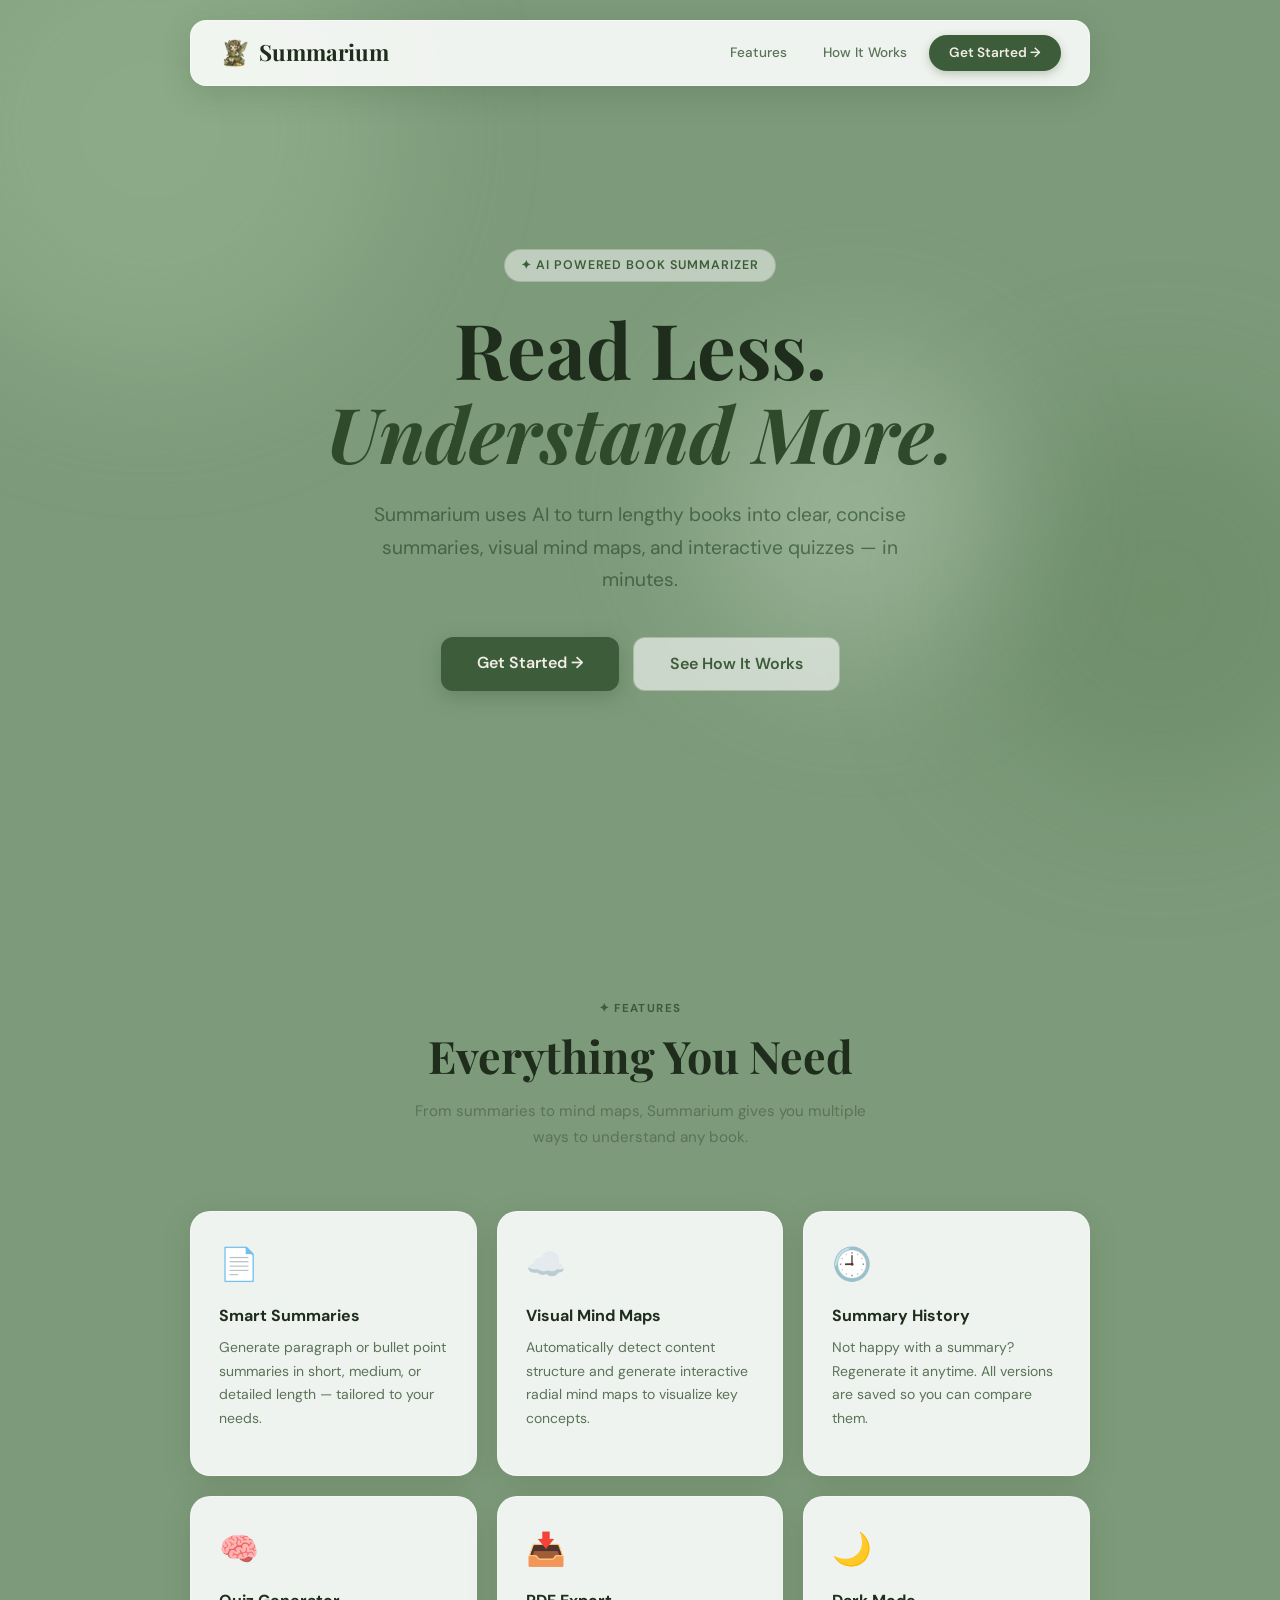
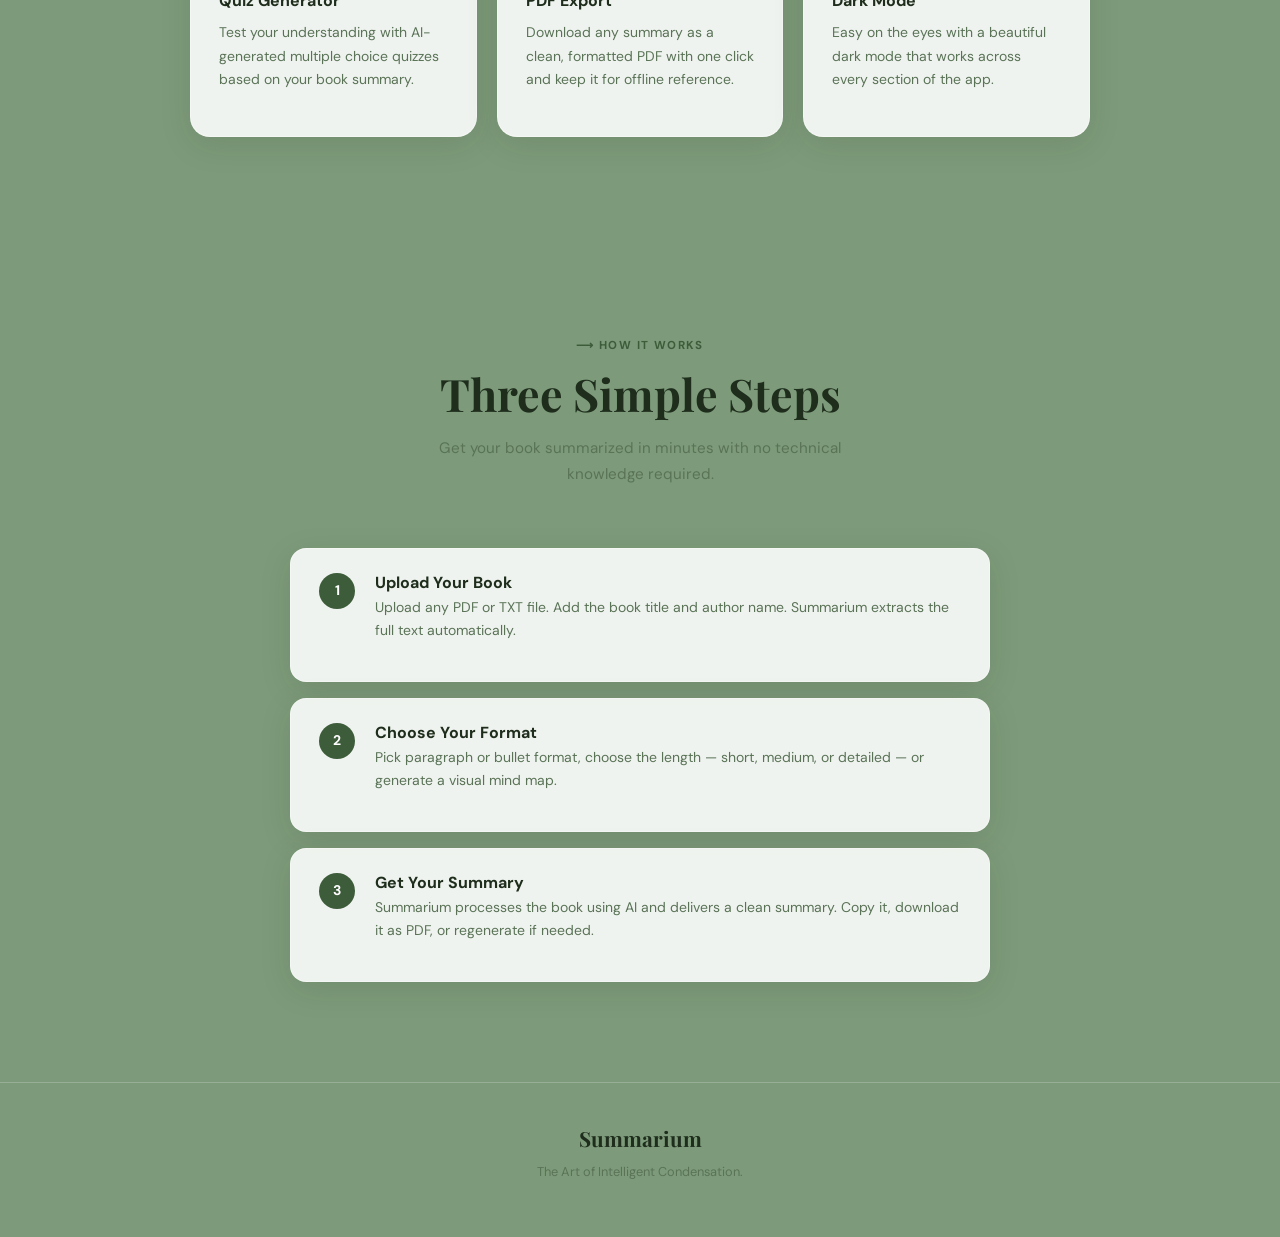
<file: templates/landing.html>
<!DOCTYPE html>
<html>
<head>
    <title>Summarium | AI Book Summarizer</title>
    <meta name="viewport" content="width=device-width, initial-scale=1">
    <link href="https://cdn.jsdelivr.net/npm/bootstrap@5.3.2/dist/css/bootstrap.min.css" rel="stylesheet">
    <link href="https://fonts.googleapis.com/css2?family=Playfair+Display:ital,wght@0,400;0,700;1,400&family=DM+Sans:wght@300;400;500;600&display=swap" rel="stylesheet">
    <style>
        *, *::before, *::after { box-sizing: border-box; margin: 0; padding: 0; }

        :root {
            --bg:        #7d9b7a;
            --accent:    #3d5c3a;
            --accent2:   #2e4a2b;
            --text:      #1e2d1c;
            --muted:     #5a7357;
            --surface-solid: rgba(255,255,255,0.88);
            --border:    rgba(255,255,255,0.3);
        }

        body {
            font-family: 'DM Sans', sans-serif;
            background: var(--bg);
            color: var(--text);
            overflow-x: hidden;
        }

        /* ─── BLOBS ─── */
        .blob {
            position: fixed;
            border-radius: 50%;
            filter: blur(70px);
            opacity: 0.35;
            pointer-events: none;
            animation: drift 12s ease-in-out infinite alternate;
            z-index: 0;
        }
        .blob-1 { width: 500px; height: 500px; background: #a8c5a0; top: -120px; left: -100px; animation-delay: 0s; }
        .blob-2 { width: 400px; height: 400px; background: #5a7d55; bottom: 100px; right: -80px; animation-delay: -4s; }
        .blob-3 { width: 300px; height: 300px; background: #c8ddc5; top: 40%; left: 55%; animation-delay: -8s; }

        @keyframes drift {
            from { transform: translate(0, 0) scale(1); }
            to   { transform: translate(30px, 20px) scale(1.05); }
        }

        /* ─── NAVBAR ─── */
        .landing-nav {
            position: fixed;
            top: 20px;
            left: 50%;
            transform: translateX(-50%);
            z-index: 100;
            width: calc(100% - 48px);
            max-width: 900px;
        }

        .nav-card {
            background: var(--surface-solid);
            backdrop-filter: blur(20px);
            border: 1px solid var(--border);
            border-radius: 16px;
            box-shadow: 0 8px 32px rgba(30,45,28,0.15);
            display: flex;
            align-items: center;
            justify-content: space-between;
            padding: 14px 28px;
        }

        .nav-logo {
            font-family: 'Playfair Display', serif;
            font-size: 1.4rem;
            font-weight: 700;
            color: var(--text);
        }

        .nav-links {
            display: flex;
            gap: 8px;
            align-items: center;
        }

        .nav-link {
            font-size: 0.85rem;
            font-weight: 500;
            color: var(--muted);
            text-decoration: none;
            padding: 6px 14px;
            border-radius: 20px;
            transition: all 0.2s;
        }

        .nav-link:hover {
            background: rgba(61,92,58,0.08);
            color: var(--text);
        }

        .btn-nav {
            background: var(--accent);
            color: #f0ede6;
            border: none;
            border-radius: 20px;
            font-family: 'DM Sans', sans-serif;
            font-size: 0.85rem;
            font-weight: 600;
            padding: 8px 20px;
            cursor: pointer;
            text-decoration: none;
            transition: all 0.2s;
            box-shadow: 0 3px 10px rgba(61,92,58,0.3);
        }

        .btn-nav:hover {
            background: var(--accent2);
            color: #f0ede6;
        }

        /* ─── SECTIONS ─── */
        section {
            position: relative;
            z-index: 1;
        }

        /* ─── HERO ─── */
        .hero {
            min-height: 100vh;
            display: flex;
            flex-direction: column;
            align-items: center;
            justify-content: center;
            text-align: center;
            padding: 120px 24px 80px;
        }

        .hero-badge {
            display: inline-block;
            background: rgba(255,255,255,0.5);
            border: 1px solid rgba(61,92,58,0.2);
            border-radius: 20px;
            padding: 6px 16px;
            font-size: 0.78rem;
            font-weight: 600;
            color: var(--accent);
            letter-spacing: 0.08em;
            text-transform: uppercase;
            margin-bottom: 24px;
            animation: floatIn 0.6s ease both;
        }

        .hero-title {
            font-family: 'Playfair Display', serif;
            font-size: clamp(2.8rem, 6vw, 5rem);
            font-weight: 700;
            color: var(--text);
            line-height: 1.1;
            margin-bottom: 24px;
            animation: floatIn 0.6s 0.1s ease both;
        }

        .hero-title span {
            color: var(--accent2);
            font-style: italic;
        }

        .hero-subtitle {
            font-size: clamp(1rem, 2vw, 1.2rem);
            color: rgb(43 78 47 / 0.7);
            max-width: 560px;
            line-height: 1.7;
            margin-bottom: 40px;
            animation: floatIn 0.6s 0.2s ease both;
        }

        .hero-btns {
            display: flex;
            gap: 14px;
            justify-content: center;
            flex-wrap: wrap;
            animation: floatIn 0.6s 0.3s ease both;
        }

        .btn-hero-primary {
            background: var(--accent);
            color: #f0ede6;
            border: none;
            border-radius: 12px;
            font-family: 'DM Sans', sans-serif;
            font-size: 1rem;
            font-weight: 600;
            padding: 14px 36px;
            cursor: pointer;
            text-decoration: none;
            transition: all 0.2s;
            box-shadow: 0 6px 20px rgba(61,92,58,0.35);
        }

        .btn-hero-primary:hover {
            background: var(--accent2);
            color: #f0ede6;
            transform: translateY(-2px);
            box-shadow: 0 8px 28px rgba(61,92,58,0.45);
        }

        .btn-hero-secondary {
            background: rgba(255,255,255,0.6);
            color: var(--accent);
            border: 1.5px solid rgba(61,92,58,0.25);
            border-radius: 12px;
            font-family: 'DM Sans', sans-serif;
            font-size: 1rem;
            font-weight: 600;
            padding: 14px 36px;
            cursor: pointer;
            text-decoration: none;
            transition: all 0.2s;
        }

        .btn-hero-secondary:hover {
            background: rgba(255,255,255,0.8);
            color: var(--accent);
            transform: translateY(-2px);
        }

        /* ─── FLOATING CARD ─── */
        .glass-card {
            background: var(--surface-solid);
            backdrop-filter: blur(20px);
            border: 1px solid var(--border);
            border-radius: 20px;
            box-shadow: 0 8px 32px rgba(30,45,28,0.12);
        }

        /* ─── FEATURES ─── */
        .features {
            padding: 100px 24px;
        }

        .section-label {
            font-size: 0.72rem;
            font-weight: 700;
            text-transform: uppercase;
            letter-spacing: 0.12em;
            color: var(--accent);
            text-align: center;
            margin-bottom: 12px;
        }

        .section-title {
            font-family: 'Playfair Display', serif;
            font-size: clamp(1.8rem, 4vw, 2.8rem);
            font-weight: 700;
            color: var(--text);
            text-align: center;
            margin-bottom: 16px;
        }

        .section-sub {
            font-size: 0.95rem;
            color: var(--muted);
            text-align: center;
            max-width: 480px;
            margin: 0 auto 60px;
            line-height: 1.7;
        }

        .features-grid {
            display: grid;
            grid-template-columns: repeat(auto-fit, minmax(260px, 1fr));
            gap: 20px;
            max-width: 900px;
            margin: 0 auto;
        }

        .feature-card {
            padding: 28px;
            border-radius: 20px;
            transition: transform 0.2s;
        }

        .feature-card:hover {
            transform: translateY(-4px);
        }

        .feature-icon {
            font-size: 2rem;
            margin-bottom: 16px;
            display: block;
        }

        .feature-title {
            font-size: 1rem;
            font-weight: 700;
            color: var(--text);
            margin-bottom: 8px;
        }

        .feature-desc {
            font-size: 0.875rem;
            color: var(--muted);
            line-height: 1.7;
        }

        /* ─── HOW IT WORKS ─── */
        .how-it-works {
            padding: 100px 24px;
        }

        .steps-container {
            max-width: 700px;
            margin: 0 auto;
            display: flex;
            flex-direction: column;
            gap: 16px;
        }

        .step-card {
            display: flex;
            align-items: flex-start;
            gap: 20px;
            padding: 24px 28px;
            border-radius: 16px;
            transition: transform 0.2s;
        }

        .step-card:hover {
            transform: translateX(6px);
        }

        .step-number {
            background: var(--accent);
            color: white;
            width: 36px;
            height: 36px;
            border-radius: 50%;
            display: flex;
            align-items: center;
            justify-content: center;
            font-size: 0.875rem;
            font-weight: 700;
            flex-shrink: 0;
        }

        .step-content h3 {
            font-size: 1rem;
            font-weight: 700;
            color: var(--text);
            margin-bottom: 4px;
        }

        .step-content p {
            font-size: 0.875rem;
            color: var(--muted);
            line-height: 1.6;
        }

        /* ─── FOOTER ─── */
        .landing-footer {
            padding: 40px 24px;
            text-align: center;
            border-top: 1px solid rgba(255,255,255,0.2);
        }

        .footer-logo {
            font-family: 'Playfair Display', serif;
            font-size: 1.3rem;
            font-weight: 700;
            color: var(--text);
            margin-bottom: 8px;
        }

        .footer-text {
            font-size: 0.8rem;
            color: var(--muted);
        }

        @keyframes floatIn {
            from { opacity: 0; transform: translateY(24px); }
            to   { opacity: 1; transform: translateY(0); }
        }

        @media (max-width: 600px) {
            .nav-links { display: none; }
            .hero-title { font-size: 2.4rem; }
        }
    </style>
</head>
<body>

<div class="blob blob-1"></div>
<div class="blob blob-2"></div>
<div class="blob blob-3"></div>

<!-- NAV -->
<nav class="landing-nav">
    <div class="nav-card">
        <div class="nav-logo" style="display:flex; align-items:center; gap:8px;">
            <img src="/static/Summarium_logof.png" height="32" style="display:block;">
            Summarium
        </div>
        <div class="nav-links">
            <a href="#features" class="nav-link">Features</a>
            <a href="#how-it-works" class="nav-link">How It Works</a>
            <a href="/app" class="btn-nav">Get Started →</a>
        </div>
    </div>
</nav>

<!-- HERO -->
<section class="hero">
    <div class="hero-badge">✦ AI Powered Book Summarizer</div>
    <h1 class="hero-title">
        Read Less.<br>
        <span>Understand More.</span>
    </h1>
    <p class="hero-subtitle">
        Summarium uses AI to turn lengthy books into clear, concise summaries, visual mind maps, and interactive quizzes — in minutes.
    </p>
    <div class="hero-btns">
        <a href="/app" class="btn-hero-primary">Get Started →</a>
        <a href="#how-it-works" class="btn-hero-secondary">See How It Works</a>
    </div>
</section>

<!-- FEATURES -->
<section class="features" id="features">
    <div class="section-label">✦ Features</div>
    <h2 class="section-title">Everything You Need</h2>
    <p class="section-sub">From summaries to mind maps, Summarium gives you multiple ways to understand any book.</p>

    <div class="features-grid">
        <div class="feature-card glass-card">
            <span class="feature-icon">📄</span>
            <div class="feature-title">Smart Summaries</div>
            <p class="feature-desc">Generate paragraph or bullet point summaries in short, medium, or detailed length — tailored to your needs.</p>
        </div>
        <div class="feature-card glass-card">
            <span class="feature-icon">☁️</span>
            <div class="feature-title">Visual Mind Maps</div>
            <p class="feature-desc">Automatically detect content structure and generate interactive radial mind maps to visualize key concepts.</p>
        </div>
        <div class="feature-card glass-card">
            <span class="feature-icon">🕘</span>
            <div class="feature-title">Summary History</div>
            <p class="feature-desc">Not happy with a summary? Regenerate it anytime. All versions are saved so you can compare them.</p>
        </div>
        <div class="feature-card glass-card">
            <span class="feature-icon">🧠</span>
            <div class="feature-title">Quiz Generator</div>
            <p class="feature-desc">Test your understanding with AI-generated multiple choice quizzes based on your book summary.</p>
        </div>
        <div class="feature-card glass-card">
            <span class="feature-icon">📥</span>
            <div class="feature-title">PDF Export</div>
            <p class="feature-desc">Download any summary as a clean, formatted PDF with one click and keep it for offline reference.</p>
        </div>
        <div class="feature-card glass-card">
            <span class="feature-icon">🌙</span>
            <div class="feature-title">Dark Mode</div>
            <p class="feature-desc">Easy on the eyes with a beautiful dark mode that works across every section of the app.</p>
        </div>
    </div>
</section>

<!-- HOW IT WORKS -->
<section class="how-it-works" id="how-it-works">
    <div class="section-label">⟶ How It Works</div>
    <h2 class="section-title">Three Simple Steps</h2>
    <p class="section-sub">Get your book summarized in minutes with no technical knowledge required.</p>

    <div class="steps-container">
        <div class="step-card glass-card">
            <div class="step-number">1</div>
            <div class="step-content">
                <h3>Upload Your Book</h3>
                <p>Upload any PDF or TXT file. Add the book title and author name. Summarium extracts the full text automatically.</p>
            </div>
        </div>
        <div class="step-card glass-card">
            <div class="step-number">2</div>
            <div class="step-content">
                <h3>Choose Your Format</h3>
                <p>Pick paragraph or bullet format, choose the length — short, medium, or detailed — or generate a visual mind map.</p>
            </div>
        </div>
        <div class="step-card glass-card">
            <div class="step-number">3</div>
            <div class="step-content">
                <h3>Get Your Summary</h3>
                <p>Summarium processes the book using AI and delivers a clean summary. Copy it, download it as PDF, or regenerate if needed.</p>
            </div>
        </div>
        
    </div>
</section>

<!-- FOOTER -->
<footer class="landing-footer">
    <div class="footer-logo">Summarium</div>
    <p class="footer-text">The Art of Intelligent Condensation.</p>
</footer>

<script src="https://cdn.jsdelivr.net/npm/bootstrap@5.3.2/dist/js/bootstrap.bundle.min.js"></script>
<script>
    // Smooth scroll for anchor links
    document.querySelectorAll('a[href^="#"]').forEach(anchor => {
        anchor.addEventListener('click', function(e) {
            e.preventDefault();
            document.querySelector(this.getAttribute('href')).scrollIntoView({ behavior: 'smooth' });
        });
    });
</script>
</body>
</html>
</file>
